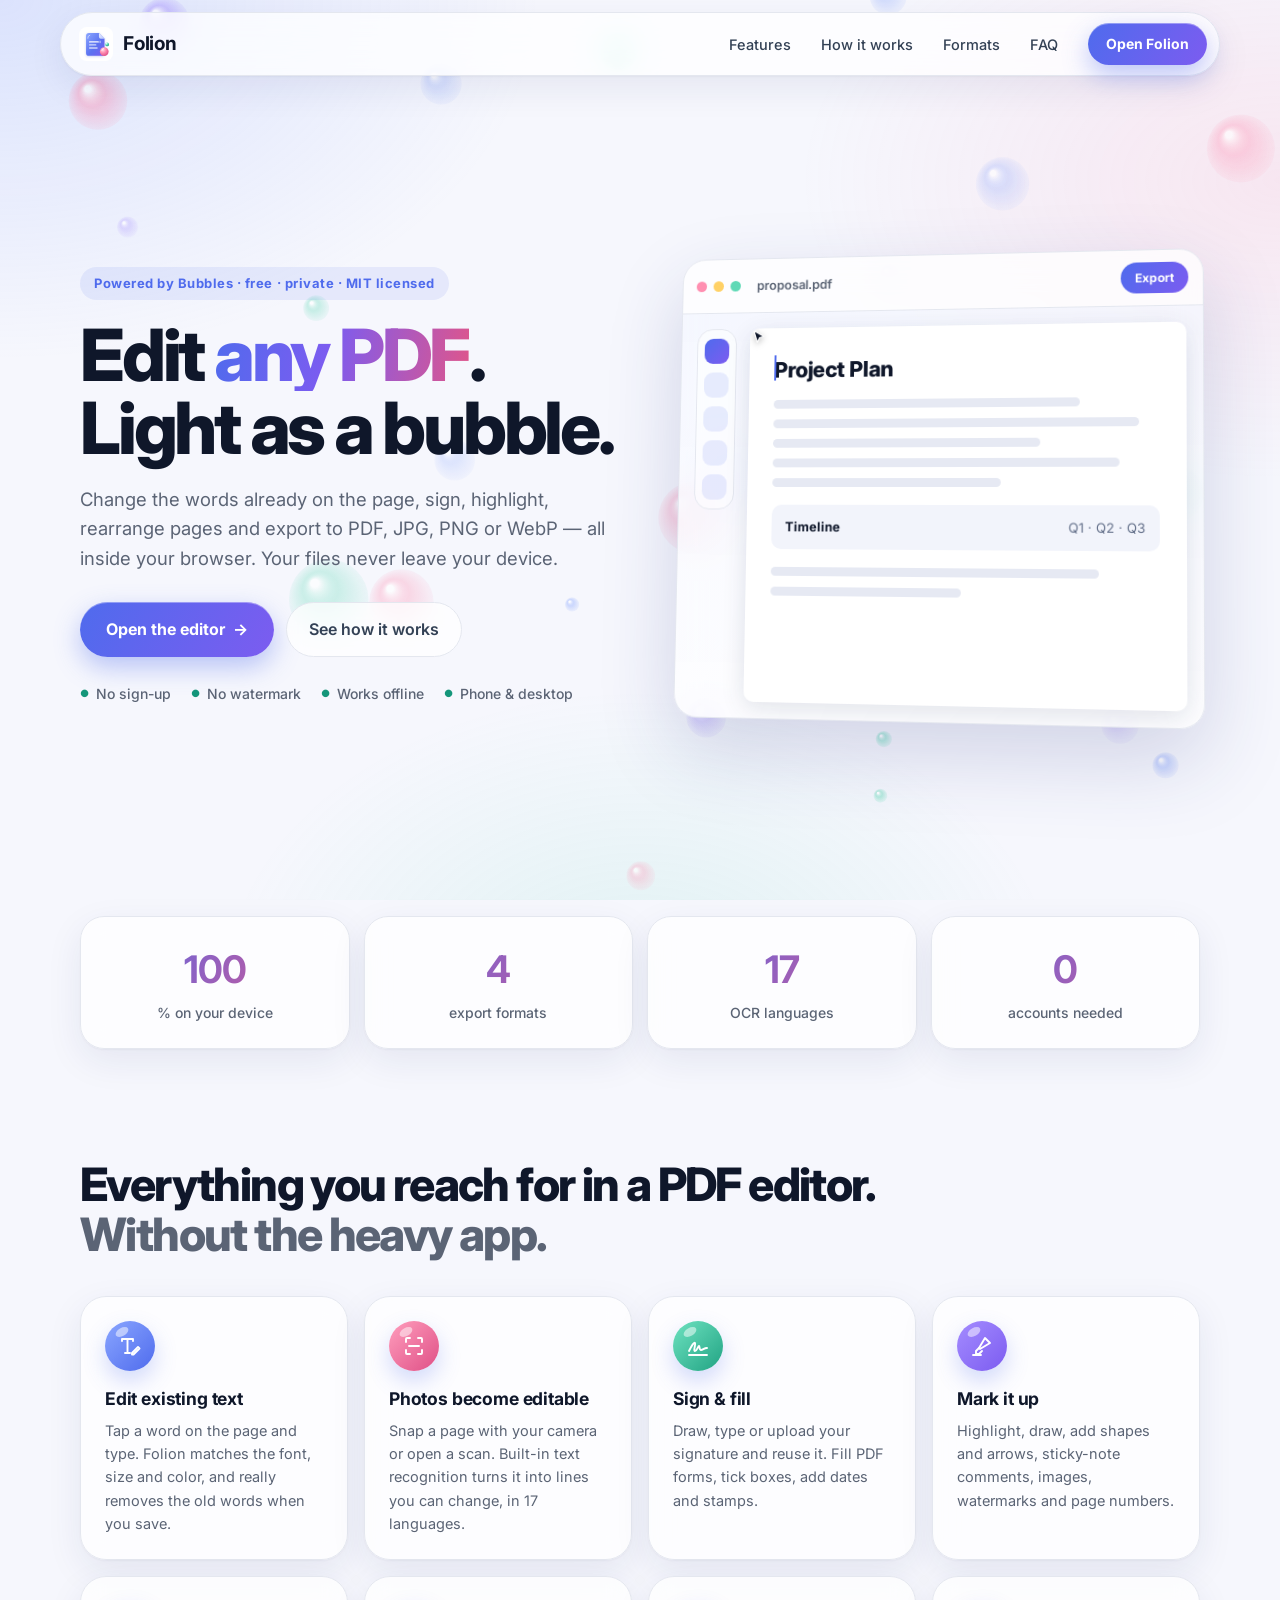
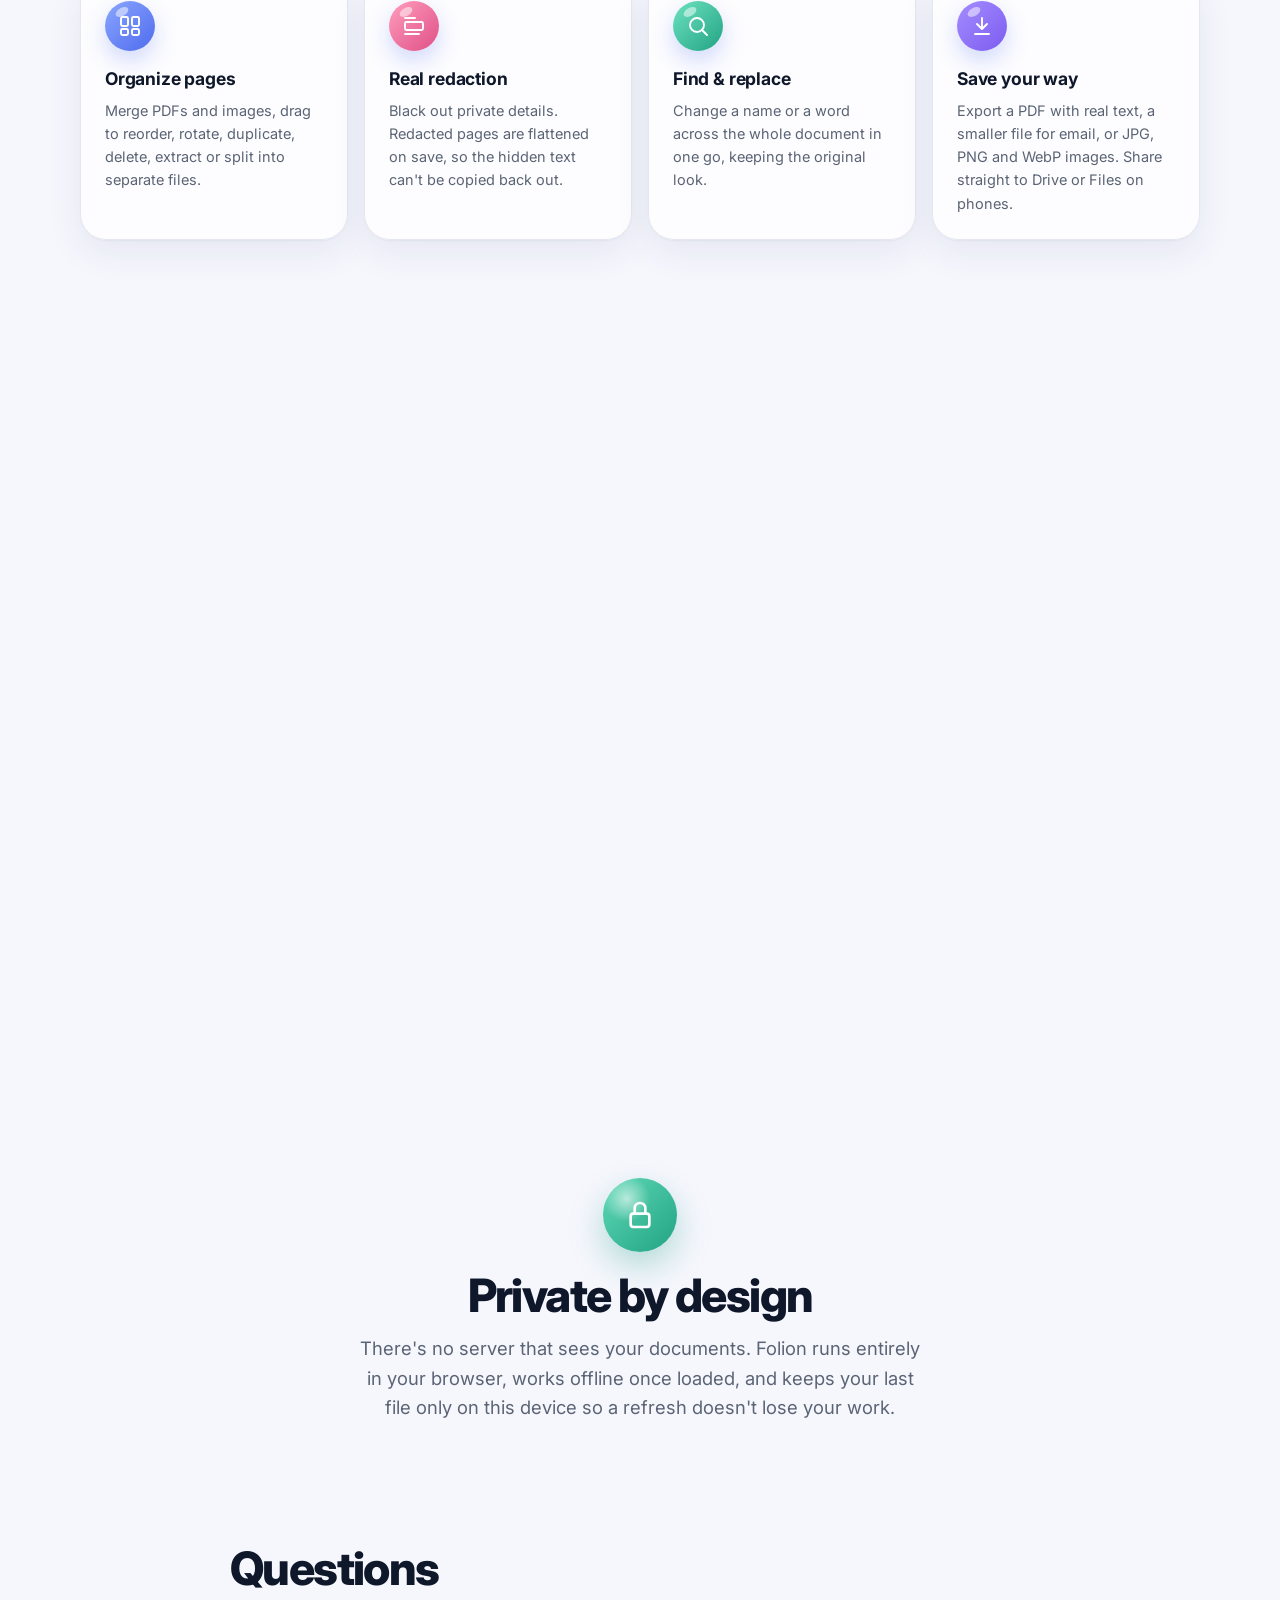
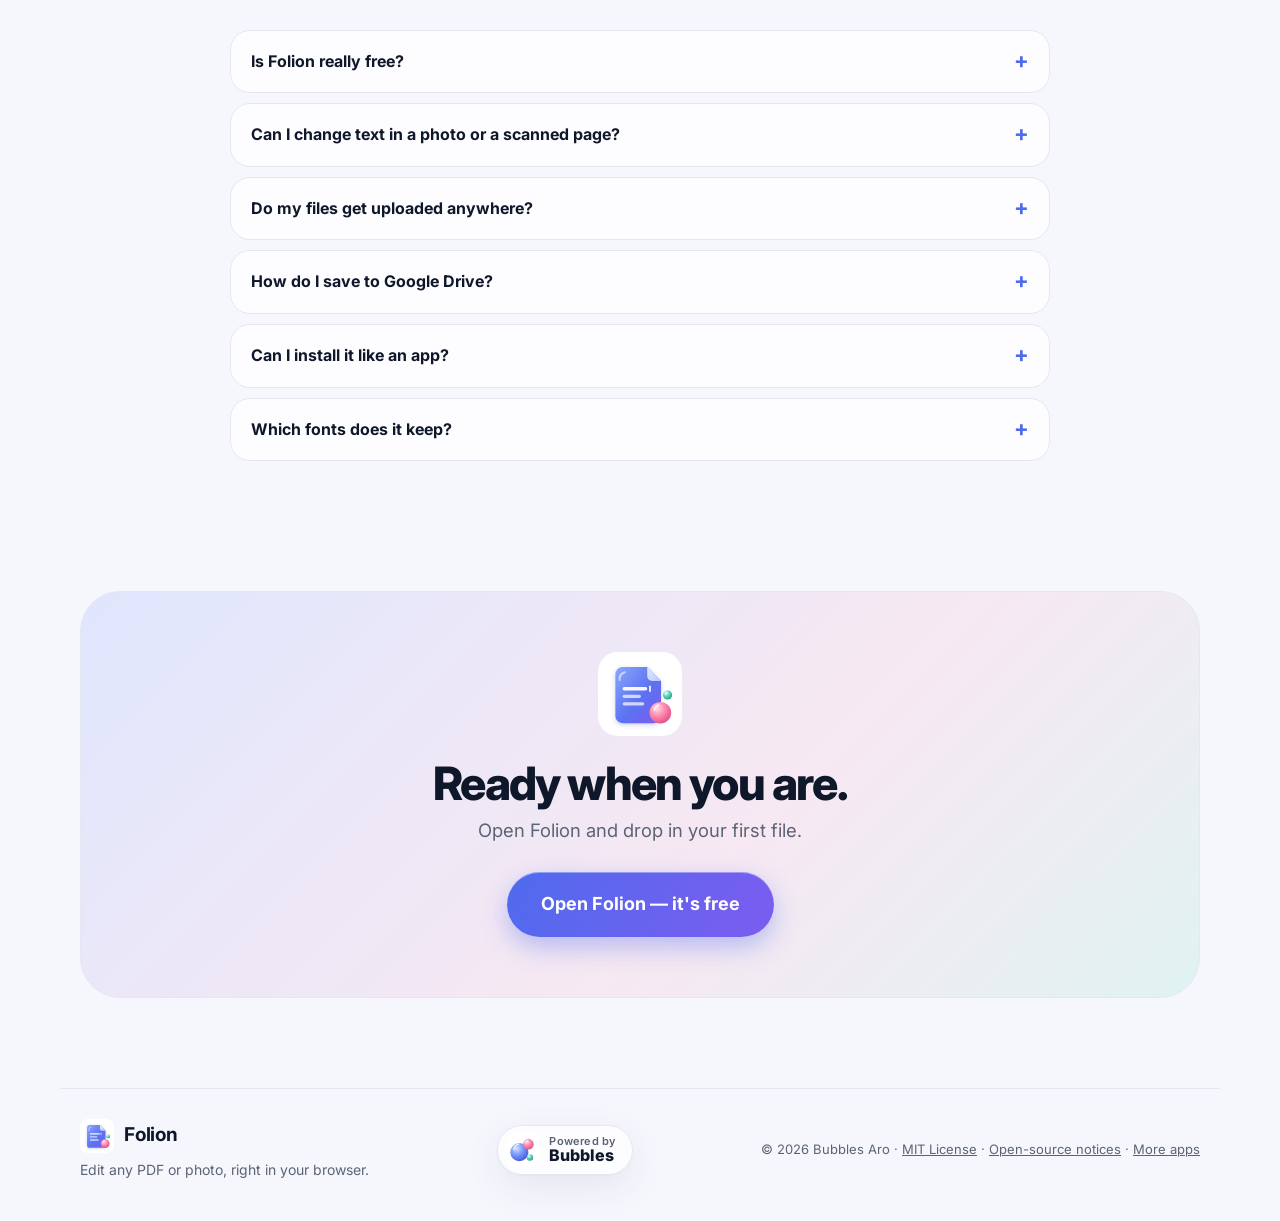
<file: index.html>
<!doctype html>
<html lang="en">
<head>
<meta charset="utf-8">
<meta name="viewport" content="width=device-width,initial-scale=1">
<title>Folion — edit any PDF or photo, free in your browser</title>
<meta name="description" content="Folion is a free, private PDF and image editor by Bubbles Aro. Change existing text, turn photos into editable text, sign, annotate, merge and split pages, and export to PDF, JPG, PNG or WebP. Nothing is uploaded.">
<link rel="canonical" href="https://bubbles.foo.ng/Folion/">
<meta property="og:title" content="Folion — edit any PDF or photo">
<meta property="og:description" content="Free, private, bubbly. Edit text, sign, mark up and export — right in your browser.">
<meta property="og:image" content="https://bubbles.foo.ng/Folion/img/folion-512.png">
<meta property="og:type" content="website">
<meta name="theme-color" content="#4f6bed">
<link rel="icon" href="img/folion.svg">
<link rel="apple-touch-icon" href="img/folion-180.png">
<link rel="preconnect" href="https://fonts.googleapis.com"><link rel="preconnect" href="https://fonts.gstatic.com" crossorigin>
<link href="https://fonts.googleapis.com/css2?family=Inter:wght@400;500;600;700;800&display=swap" rel="stylesheet">
<link rel="stylesheet" href="site.css?v=6b31d2b">
<script type="application/ld+json">{"@context":"https://schema.org","@type":"WebApplication","name":"Folion","url":"https://bubbles.foo.ng/Folion/","applicationCategory":"BusinessApplication","operatingSystem":"Any (web browser)","offers":{"@type":"Offer","price":"0","priceCurrency":"USD"},"author":{"@type":"Person","name":"Abhiram Upadrashta"},"isPartOf":{"@type":"WebSite","name":"Bubbles Aro","url":"https://bubbles.foo.ng/"}}</script>
</head>
<body>
<div class="sky" aria-hidden="true"><canvas id="bubbles"></canvas></div>

<header class="nav" id="nav">
  <a class="brand" href="./"><img src="img/folion.svg" alt=""><b>Folion</b></a>
  <nav class="links"><a href="#features">Features</a><a href="#how">How it works</a><a href="#formats">Formats</a><a href="#faq">FAQ</a></nav>
  <a class="cta sm" href="app/">Open Folion</a>
</header>

<main>
<section class="hero">
  <div class="hero-copy">
    <span class="kicker rv">Powered by Bubbles · free · private · MIT licensed</span>
    <h1 class="rv">Edit <span class="grad" id="morph">any PDF</span>.<br>Light as a bubble.</h1>
    <p class="lead rv">Change the words already on the page, sign, highlight, rearrange pages and export to PDF, JPG, PNG or WebP — all inside your browser. Your files never leave your device.</p>
    <div class="hero-cta rv">
      <a class="cta" href="app/">Open the editor <span aria-hidden="true">→</span></a>
      <a class="ghost" href="#how">See how it works</a>
    </div>
    <ul class="trust rv"><li>No sign-up</li><li>No watermark</li><li>Works offline</li><li>Phone &amp; desktop</li></ul>
  </div>

  <!-- animated product demo -->
  <div class="demo rv" aria-label="Folion editing a document">
    <div class="win">
      <div class="win-bar"><i></i><i></i><i></i><span>proposal.pdf</span><b class="exp">Export</b></div>
      <div class="win-body">
        <div class="mini-rail"><span class="on"></span><span></span><span></span><span></span><span></span></div>
        <div class="paper">
          <div class="p-title"><span class="old">Project Plan</span><span class="new">Project Proposal</span><i class="caret"></i></div>
          <div class="p-line w80"></div><div class="p-line w95"></div><div class="p-line w70 hl"><em></em></div>
          <div class="p-line w90"></div><div class="p-line w60"></div>
          <div class="p-box"><b>Timeline</b><span>Q1 · Q2 · Q3</span></div>
          <div class="p-line w85"></div><div class="p-line w50"></div>
          <svg class="sig" viewBox="0 0 220 70"><path d="M8 48c16-30 28-40 30-30s-12 40 0 34 16-30 22-28-4 22 6 20 12-14 18-14 0 12 8 12 14-10 24-10c10 0 6 8 16 8s20-6 30-12M130 30c20 4 50 2 80-8"/></svg>
          <div class="stamp">APPROVED</div>
          <div class="cursor"></div>
        </div>
      </div>
    </div>
    <div class="float f1"><span>✓</span>Text edited</div>
    <div class="float f2"><span>✍</span>Signed</div>
    <div class="float f3"><span>⇩</span>Saved as PDF</div>
  </div>
</section>

<section class="strip rv" aria-label="Highlights">
  <div><b data-count="100">100</b><span>% on your device</span></div>
  <div><b data-count="4">4</b><span>export formats</span></div>
  <div><b data-count="17">17</b><span>OCR languages</span></div>
  <div><b>0</b><span>accounts needed</span></div>
</section>

<section id="features" class="sec">
  <h2 class="rv">Everything you reach for in a PDF editor.<br><span class="muted">Without the heavy app.</span></h2>
  <div class="grid">
    <article class="card rv"><div class="ic c1"><svg viewBox="0 0 24 24"><path d="M4 7V5h11v2M9.5 5v14M7 19h5"/><path d="M14 19l6-6 1.5 1.5-6 6H14z"/></svg></div><h3>Edit existing text</h3><p>Tap a word on the page and type. Folion matches the font, size and color, and really removes the old words when you save.</p></article>
    <article class="card rv"><div class="ic c2"><svg viewBox="0 0 24 24"><path d="M4 8V5a1 1 0 0 1 1-1h3M16 4h3a1 1 0 0 1 1 1v3M20 16v3a1 1 0 0 1-1 1h-3M8 20H5a1 1 0 0 1-1-1v-3M7 12h10"/></svg></div><h3>Photos become editable</h3><p>Snap a page with your camera or open a scan. Built-in text recognition turns it into lines you can change, in 17 languages.</p></article>
    <article class="card rv"><div class="ic c3"><svg viewBox="0 0 24 24"><path d="M3 17c3-6 5-9 6-8s-2 8 0 8 3-5 4-5 0 4 2 4 3-2 6-2"/><path d="M3 21h18"/></svg></div><h3>Sign &amp; fill</h3><p>Draw, type or upload your signature and reuse it. Fill PDF forms, tick boxes, add dates and stamps.</p></article>
    <article class="card rv"><div class="ic c4"><svg viewBox="0 0 24 24"><path d="M9 14l-3 3v3h3l3-3"/><path d="M9 14l6-10 5 5-10 6"/><path d="M3 21h8"/></svg></div><h3>Mark it up</h3><p>Highlight, draw, add shapes and arrows, sticky-note comments, images, watermarks and page numbers.</p></article>
    <article class="card rv"><div class="ic c5"><svg viewBox="0 0 24 24"><rect x="3" y="3" width="7" height="9" rx="1.5"/><rect x="14" y="3" width="7" height="9" rx="1.5"/><rect x="3" y="15" width="7" height="6" rx="1.5"/><rect x="14" y="15" width="7" height="6" rx="1.5"/></svg></div><h3>Organize pages</h3><p>Merge PDFs and images, drag to reorder, rotate, duplicate, delete, extract or split into separate files.</p></article>
    <article class="card rv"><div class="ic c6"><svg viewBox="0 0 24 24"><rect x="3" y="8" width="18" height="8" rx="1.5"/><path d="M3 4h10M3 20h14"/></svg></div><h3>Real redaction</h3><p>Black out private details. Redacted pages are flattened on save, so the hidden text can't be copied back out.</p></article>
    <article class="card rv"><div class="ic c7"><svg viewBox="0 0 24 24"><circle cx="11" cy="11" r="7"/><path d="M21 21l-5-5"/></svg></div><h3>Find &amp; replace</h3><p>Change a name or a word across the whole document in one go, keeping the original look.</p></article>
    <article class="card rv"><div class="ic c8"><svg viewBox="0 0 24 24"><path d="M12 4v11M7 10l5 5 5-5M5 20h14"/></svg></div><h3>Save your way</h3><p>Export a PDF with real text, a smaller file for email, or JPG, PNG and WebP images. Share straight to Drive or Files on phones.</p></article>
  </div>
</section>

<section id="how" class="sec how">
  <h2 class="rv">Three taps. That's it.</h2>
  <ol class="steps">
    <li class="rv"><span class="num">1</span><h3>Drop in a file</h3><p>A PDF, a photo of a page, or a scan. Or start from a blank page.</p></li>
    <li class="rv"><span class="num">2</span><h3>Make your changes</h3><p>Pick a tool from the bubble bar: edit text, sign, highlight, add pages.</p></li>
    <li class="rv"><span class="num">3</span><h3>Save it</h3><p>Download as PDF or image, or share it to Google Drive, Files or any app.</p></li>
  </ol>
</section>

<section id="formats" class="sec formats">
  <div class="rv fcol">
    <h2>Opens what you have.<br><span class="muted">Saves what you need.</span></h2>
    <p class="lead">Folion reads PDFs (including password-protected ones you can unlock) and photos in JPG, PNG, WebP, GIF, BMP and AVIF. It saves PDF, JPG, PNG and WebP at the resolution you choose.</p>
  </div>
  <div class="chips rv">
    <span class="in">PDF</span><span class="in">JPG</span><span class="in">PNG</span><span class="in">WebP</span><span class="in">GIF</span><span class="in">BMP</span><span class="in">AVIF</span>
    <span class="arrow">→</span>
    <span class="out">PDF</span><span class="out">JPG</span><span class="out">PNG</span><span class="out">WebP</span><span class="out">ZIP</span>
  </div>
</section>

<section class="sec privacy rv">
  <div class="lock"><svg viewBox="0 0 24 24"><rect x="5" y="11" width="14" height="10" rx="2"/><path d="M8 11V7a4 4 0 0 1 8 0v4"/></svg></div>
  <h2>Private by design</h2>
  <p class="lead">There's no server that sees your documents. Folion runs entirely in your browser, works offline once loaded, and keeps your last file only on this device so a refresh doesn't lose your work.</p>
</section>

<section id="faq" class="sec faq">
  <h2 class="rv">Questions</h2>
  <details class="rv"><summary>Is Folion really free?</summary><p>Yes. No trial, no watermark, no account. It's one of the small apps from Bubbles Aro.</p></details>
  <details class="rv"><summary>Can I change text in a photo or a scanned page?</summary><p>Yes. Choose <b>Edit text → Make text editable</b>. Folion reads the words on the page, then you tap a line to change it. Clear, well-lit photos work best.</p></details>
  <details class="rv"><summary>Do my files get uploaded anywhere?</summary><p>No. Everything happens on your device. The only download is the text-reading engine the first time you use it.</p></details>
  <details class="rv"><summary>How do I save to Google Drive?</summary><p>On a phone, tap <b>Export → Share / Save to Drive</b> and pick Drive. On a computer, download the file and drop it into Drive.</p></details>
  <details class="rv"><summary>Can I install it like an app?</summary><p>Yes. In Chrome or Edge use <b>Install app</b> from the address bar; on iPhone use <b>Share → Add to Home Screen</b>. It then opens full screen and works offline.</p></details>
  <details class="rv"><summary>Which fonts does it keep?</summary><p>Folion picks the closest match (sans, serif or mono, bold and italic) and keeps the size and color. Text in standard fonts stays real, searchable text in the PDF.</p></details>
</section>

<section class="sec final rv">
  <div class="final-in">
    <img src="img/folion.svg" alt="" class="final-logo">
    <h2>Ready when you are.</h2>
    <p class="lead">Open Folion and drop in your first file.</p>
    <a class="cta big" href="app/">Open Folion — it's free</a>
  </div>
</section>
</main>

<footer class="foot">
  <div><a class="brand" href="./"><img src="img/folion.svg" alt=""><b>Folion</b></a><p class="muted">Edit any PDF or photo, right in your browser.</p></div>
  <a class="pby" href="../" title="Bubbles Aro — more apps"><img src="img/bubbles.svg" alt=""><span><small>Powered by</small><b>Bubbles</b></span></a>
  <div class="muted small">© <span id="yr"></span> Bubbles Aro · <a href="LICENSE.txt">MIT License</a> · <a href="THIRD_PARTY_NOTICES.md">Open-source notices</a> · <a href="../">More apps</a></div>
</footer>
<script src="site.js?v=6b31d2b"></script>
</body>
</html>
</file>
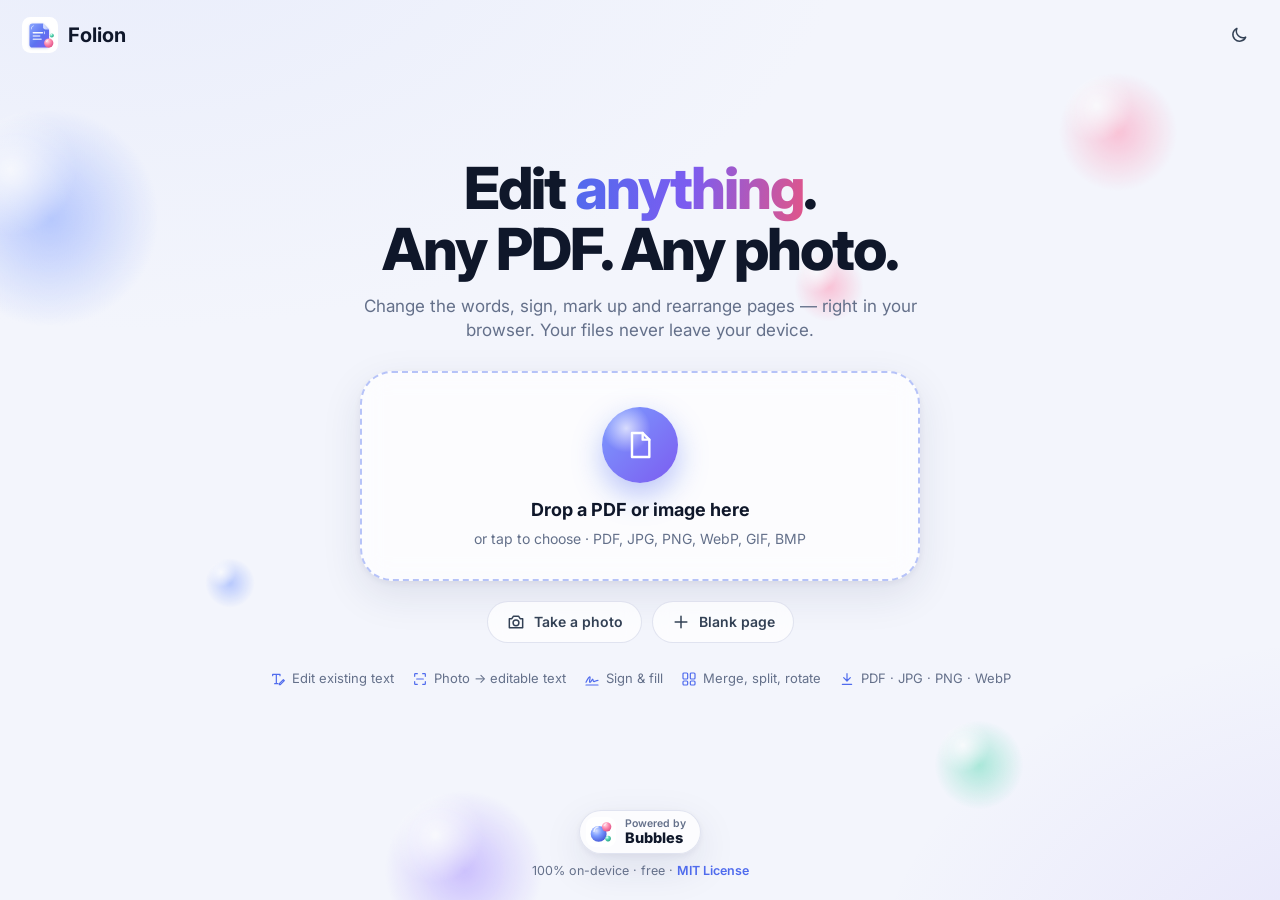
<file: app/index.html>
<!doctype html>
<html lang="en">
<head>
<meta charset="utf-8">
<meta name="viewport" content="width=device-width,initial-scale=1,viewport-fit=cover">
<title>Folion — edit any PDF or photo</title>
<meta name="description" content="Folion is a free, private PDF and image editor that runs in your browser. Edit text, sign, annotate, organize pages and export to PDF, JPG, PNG or WebP.">
<meta name="theme-color" content="#4f6bed">
<link rel="icon" href="../img/folion.svg">
<link rel="apple-touch-icon" href="../img/folion-180.png">
<link rel="manifest" href="manifest.webmanifest">
<link rel="preconnect" href="https://fonts.googleapis.com">
<link rel="preconnect" href="https://fonts.gstatic.com" crossorigin>
<link href="https://fonts.googleapis.com/css2?family=Inter:wght@400;500;600;700;800&family=Caveat:wght@600&family=Dancing+Script:wght@600&family=Great+Vibes&family=Sacramento&family=Allura&family=Mr+Dafoe&family=Homemade+Apple&family=Merriweather:wght@400;700&family=Roboto+Mono:wght@400;700&display=swap" rel="stylesheet">
<link rel="stylesheet" href="app.css?v=6b31d2b">
</head>
<body>
<svg width="0" height="0" style="position:absolute" aria-hidden="true">
  <defs>
    <linearGradient id="fg" x1="0" y1="0" x2="1" y2="1"><stop offset="0" stop-color="#6f8cff"/><stop offset="1" stop-color="#7c5cf0"/></linearGradient>
  </defs>
  <symbol id="i-select" viewBox="0 0 24 24"><path d="M5 3l14 8-6 1.6L10 19z"/></symbol>
  <symbol id="i-edit" viewBox="0 0 24 24"><path d="M4 7V5h11v2M9.5 5v14M7 19h5"/><path d="M14 19l6-6 1.5 1.5-6 6H14z"/></symbol>
  <symbol id="i-text" viewBox="0 0 24 24"><path d="M5 6V4h14v2M12 4v16M9 20h6"/></symbol>
  <symbol id="i-pen" viewBox="0 0 24 24"><path d="M4 20l1-4L16 5l3 3L8 19z"/><path d="M14 7l3 3"/></symbol>
  <symbol id="i-hl" viewBox="0 0 24 24"><path d="M9 14l-3 3v3h3l3-3"/><path d="M9 14l6-10 5 5-10 6"/><path d="M3 21h8"/></symbol>
  <symbol id="i-shape" viewBox="0 0 24 24"><rect x="3" y="11" width="9" height="9" rx="1.5"/><circle cx="16" cy="8" r="5"/></symbol>
  <symbol id="i-rect" viewBox="0 0 24 24"><rect x="4" y="5" width="16" height="14" rx="2"/></symbol>
  <symbol id="i-ellipse" viewBox="0 0 24 24"><ellipse cx="12" cy="12" rx="9" ry="7"/></symbol>
  <symbol id="i-line" viewBox="0 0 24 24"><path d="M5 19L19 5"/></symbol>
  <symbol id="i-arrow" viewBox="0 0 24 24"><path d="M5 19L19 5M10 5h9v9"/></symbol>
  <symbol id="i-white" viewBox="0 0 24 24"><path d="M7 21h12M5.5 14.5l7-11 7 4.5-7 11H8z"/><path d="M9 9l6.5 4"/></symbol>
  <symbol id="i-redact" viewBox="0 0 24 24"><rect x="3" y="8" width="18" height="8" rx="1.5" fill="currentColor"/><path d="M3 4h10M3 20h14"/></symbol>
  <symbol id="i-image" viewBox="0 0 24 24"><rect x="3" y="4" width="18" height="16" rx="2.5"/><circle cx="9" cy="10" r="2"/><path d="M21 16l-5-5-9 9"/></symbol>
  <symbol id="i-sign" viewBox="0 0 24 24"><path d="M3 17c3-6 5-9 6-8s-2 8 0 8 3-5 4-5 0 4 2 4 3-2 6-2"/><path d="M3 21h18"/></symbol>
  <symbol id="i-note" viewBox="0 0 24 24"><path d="M4 4h16v12l-5 5H4z"/><path d="M15 21v-5h5M8 9h8M8 13h5"/></symbol>
  <symbol id="i-stamp" viewBox="0 0 24 24"><path d="M9 4h6l-1 7h3a2 2 0 0 1 2 2v3H5v-3a2 2 0 0 1 2-2h3z"/><path d="M5 20h14"/></symbol>
  <symbol id="i-check" viewBox="0 0 24 24"><path d="M4 12l5 5L20 6"/></symbol>
  <symbol id="i-x" viewBox="0 0 24 24"><path d="M6 6l12 12M18 6L6 18"/></symbol>
  <symbol id="i-undo" viewBox="0 0 24 24"><path d="M9 14L4 9l5-5"/><path d="M4 9h10a6 6 0 0 1 0 12h-3"/></symbol>
  <symbol id="i-redo" viewBox="0 0 24 24"><path d="M15 14l5-5-5-5"/><path d="M20 9H10a6 6 0 0 0 0 12h3"/></symbol>
  <symbol id="i-zin" viewBox="0 0 24 24"><circle cx="11" cy="11" r="7"/><path d="M21 21l-5-5M11 8v6M8 11h6"/></symbol>
  <symbol id="i-zout" viewBox="0 0 24 24"><circle cx="11" cy="11" r="7"/><path d="M21 21l-5-5M8 11h6"/></symbol>
  <symbol id="i-pages" viewBox="0 0 24 24"><rect x="3" y="3" width="7" height="9" rx="1.5"/><rect x="14" y="3" width="7" height="9" rx="1.5"/><rect x="3" y="15" width="7" height="6" rx="1.5"/><rect x="14" y="15" width="7" height="6" rx="1.5"/></symbol>
  <symbol id="i-down" viewBox="0 0 24 24"><path d="M12 4v11M7 10l5 5 5-5M5 20h14"/></symbol>
  <symbol id="i-share" viewBox="0 0 24 24"><circle cx="18" cy="5" r="2.5"/><circle cx="6" cy="12" r="2.5"/><circle cx="18" cy="19" r="2.5"/><path d="M8.2 10.8l7.6-4.5M8.2 13.2l7.6 4.5"/></symbol>
  <symbol id="i-more" viewBox="0 0 24 24"><circle cx="5" cy="12" r="1.6" fill="currentColor"/><circle cx="12" cy="12" r="1.6" fill="currentColor"/><circle cx="19" cy="12" r="1.6" fill="currentColor"/></symbol>
  <symbol id="i-trash" viewBox="0 0 24 24"><path d="M4 7h16M10 11v6M14 11v6M6 7l1 13h10l1-13M9 7V4h6v3"/></symbol>
  <symbol id="i-copy" viewBox="0 0 24 24"><rect x="8" y="8" width="12" height="12" rx="2"/><path d="M16 8V5a1 1 0 0 0-1-1H5a1 1 0 0 0-1 1v10a1 1 0 0 0 1 1h3"/></symbol>
  <symbol id="i-rot" viewBox="0 0 24 24"><path d="M20 11a8 8 0 1 1-2.3-5.7L20 8"/><path d="M20 3v5h-5"/></symbol>
  <symbol id="i-plus" viewBox="0 0 24 24"><path d="M12 5v14M5 12h14"/></symbol>
  <symbol id="i-open" viewBox="0 0 24 24"><path d="M3 7a2 2 0 0 1 2-2h4l2 2h8a2 2 0 0 1 2 2v9a2 2 0 0 1-2 2H5a2 2 0 0 1-2-2z"/></symbol>
  <symbol id="i-cam" viewBox="0 0 24 24"><path d="M4 8h3l2-3h6l2 3h3v11H4z"/><circle cx="12" cy="13" r="3.5"/></symbol>
  <symbol id="i-search" viewBox="0 0 24 24"><circle cx="11" cy="11" r="7"/><path d="M21 21l-5-5"/></symbol>
  <symbol id="i-scan" viewBox="0 0 24 24"><path d="M4 8V5a1 1 0 0 1 1-1h3M16 4h3a1 1 0 0 1 1 1v3M20 16v3a1 1 0 0 1-1 1h-3M8 20H5a1 1 0 0 1-1-1v-3M7 12h10"/></symbol>
  <symbol id="i-moon" viewBox="0 0 24 24"><path d="M20 14.5A8 8 0 0 1 9.5 4a8 8 0 1 0 10.5 10.5z"/></symbol>
  <symbol id="i-sun" viewBox="0 0 24 24"><circle cx="12" cy="12" r="4"/><path d="M12 2v2M12 20v2M2 12h2M20 12h2M4.9 4.9l1.4 1.4M17.7 17.7l1.4 1.4M4.9 19.1l1.4-1.4M17.7 6.3l1.4-1.4"/></symbol>
  <symbol id="i-print" viewBox="0 0 24 24"><path d="M7 9V3h10v6M7 17H4v-7h16v7h-3M7 14h10v7H7z"/></symbol>
  <symbol id="i-home" viewBox="0 0 24 24"><path d="M3 11l9-7 9 7M5 9.5V20h5v-6h4v6h5V9.5"/></symbol>
  <symbol id="i-lock" viewBox="0 0 24 24"><rect x="5" y="11" width="14" height="10" rx="2"/><path d="M8 11V7a4 4 0 0 1 8 0v4"/></symbol>
  <symbol id="i-front" viewBox="0 0 24 24"><rect x="8" y="8" width="12" height="12" rx="2" fill="currentColor" opacity=".25"/><rect x="4" y="4" width="12" height="12" rx="2"/></symbol>
  <symbol id="i-back" viewBox="0 0 24 24"><rect x="4" y="4" width="12" height="12" rx="2" fill="currentColor" opacity=".25"/><rect x="8" y="8" width="12" height="12" rx="2"/></symbol>
  <symbol id="i-wand" viewBox="0 0 24 24"><path d="M4 20L16 8M14 4l1 2 2 1-2 1-1 2-1-2-2-1 2-1zM19 11l.7 1.3 1.3.7-1.3.7L19 15l-.7-1.3L17 13l1.3-.7z"/></symbol>
  <symbol id="i-form" viewBox="0 0 24 24"><rect x="3" y="4" width="18" height="16" rx="2"/><path d="M7 9h4M7 14h10M14 9h3"/></symbol>
  <symbol id="i-water" viewBox="0 0 24 24"><path d="M12 3s6 6.5 6 11a6 6 0 0 1-12 0c0-4.5 6-11 6-11z"/></symbol>
  <symbol id="i-hash" viewBox="0 0 24 24"><path d="M9 4L7 20M17 4l-2 16M4 9h16M3 15h16"/></symbol>
  <symbol id="i-crop" viewBox="0 0 24 24"><path d="M6 2v16h16M2 6h16v16"/></symbol>
  <symbol id="i-compress" viewBox="0 0 24 24"><path d="M4 14h6v6M20 10h-6V4M14 10l7-7M3 21l7-7"/></symbol>
  <symbol id="i-split" viewBox="0 0 24 24"><path d="M6 3v6a6 6 0 0 0 6 6 6 6 0 0 1 6 6M18 3v6a6 6 0 0 1-3.5 5.5"/></symbol>
  <symbol id="i-merge" viewBox="0 0 24 24"><path d="M6 3v4a6 6 0 0 0 6 6 6 6 0 0 1 6 6v2M18 3v4a6 6 0 0 1-3 5.2M12 13v8"/></symbol>
  <symbol id="i-cal" viewBox="0 0 24 24"><rect x="3" y="5" width="18" height="16" rx="2"/><path d="M3 10h18M8 3v4M16 3v4"/></symbol>
  <symbol id="i-dot" viewBox="0 0 24 24"><circle cx="12" cy="12" r="4" fill="currentColor"/></symbol>
  <symbol id="i-flat" viewBox="0 0 24 24"><path d="M12 3l9 5-9 5-9-5z"/><path d="M3 13l9 5 9-5"/></symbol>
  <symbol id="i-bold" viewBox="0 0 24 24"><path d="M7 4h6a4 4 0 0 1 0 8H7zM7 12h7a4 4 0 0 1 0 8H7z"/></symbol>
  <symbol id="i-italic" viewBox="0 0 24 24"><path d="M10 4h8M6 20h8M14 4l-4 16"/></symbol>
  <symbol id="i-under" viewBox="0 0 24 24"><path d="M7 4v7a5 5 0 0 0 10 0V4M5 21h14"/></symbol>
  <symbol id="i-left" viewBox="0 0 24 24"><path d="M4 6h16M4 10h10M4 14h16M4 18h10"/></symbol>
  <symbol id="i-center" viewBox="0 0 24 24"><path d="M4 6h16M7 10h10M4 14h16M7 18h10"/></symbol>
  <symbol id="i-right" viewBox="0 0 24 24"><path d="M4 6h16M10 10h10M4 14h16M10 18h10"/></symbol>
  <symbol id="i-file" viewBox="0 0 24 24"><path d="M6 3h8l5 5v13H6z"/><path d="M14 3v5h5"/></symbol>
  <symbol id="i-help" viewBox="0 0 24 24"><circle cx="12" cy="12" r="9"/><path d="M9.5 9.5a2.5 2.5 0 1 1 3.5 2.3c-.7.3-1 .9-1 1.7M12 17h.01"/></symbol>
</svg>

<!-- floating bubbles behind everything -->
<div class="bub-bg" aria-hidden="true"><i></i><i></i><i></i><i></i><i></i><i></i></div>

<!-- ============ HOME ============ -->
<section id="home" class="home">
  <header class="home-top">
    <a class="brand" href="../"><img src="../img/folion.svg" alt=""><b>Folion</b></a>
    <div class="grow"></div>
    <button class="ibtn" id="themeBtn2" title="Light / dark"><svg><use href="#i-moon"/></svg></button>
  </header>
  <div class="home-main">
    <h1>Edit <span class="grad">anything</span>.<br>Any PDF. Any photo.</h1>
    <p class="lead">Change the words, sign, mark up and rearrange pages — right in your browser. Your files never leave your device.</p>
    <label class="drop" id="drop">
      <input type="file" id="fileIn" accept="application/pdf,image/*,.pdf" multiple hidden>
      <div class="drop-bubble"><svg><use href="#i-file"/></svg></div>
      <strong>Drop a PDF or image here</strong>
      <span>or tap to choose · PDF, JPG, PNG, WebP, GIF, BMP</span>
    </label>
    <div class="home-acts">
      <label class="pill"><input type="file" id="camIn" accept="image/*" capture="environment" hidden><svg><use href="#i-cam"/></svg>Take a photo</label>
      <button class="pill" id="blankBtn"><svg><use href="#i-plus"/></svg>Blank page</button>
      <button class="pill hidden" id="resumeBtn"><svg><use href="#i-undo"/></svg><span>Continue last file</span></button>
    </div>
    <div class="feat-row">
      <span><svg><use href="#i-edit"/></svg>Edit existing text</span>
      <span><svg><use href="#i-scan"/></svg>Photo → editable text</span>
      <span><svg><use href="#i-sign"/></svg>Sign & fill</span>
      <span><svg><use href="#i-pages"/></svg>Merge, split, rotate</span>
      <span><svg><use href="#i-down"/></svg>PDF · JPG · PNG · WebP</span>
    </div>
  </div>
  <footer class="home-foot"><a class="pby" href="../../" title="Bubbles Aro — more apps"><img src="../img/bubbles.svg" alt=""><span><small>Powered by</small><b>Bubbles</b></span></a><div>100% on-device · free · <a href="../LICENSE.txt">MIT License</a></div></footer>
</section>

<!-- ============ EDITOR ============ -->
<section id="editor" class="editor hidden">
  <header class="topbar glass">
    <button class="ibtn" id="homeBtn" title="Home"><img src="../img/folion.svg" alt="Folion" class="tlogo"></button>
    <input id="docName" class="docname" value="Untitled" spellcheck="false" aria-label="File name">
    <div class="grow"></div>
    <div class="tgroup">
      <button class="ibtn" id="undoBtn" title="Undo (Ctrl+Z)"><svg><use href="#i-undo"/></svg></button>
      <button class="ibtn" id="redoBtn" title="Redo (Ctrl+Shift+Z)"><svg><use href="#i-redo"/></svg></button>
    </div>
    <div class="tgroup zoomg">
      <button class="ibtn" id="zoutBtn" title="Zoom out"><svg><use href="#i-zout"/></svg></button>
      <button class="zlabel" id="zLabel" title="Fit width">100%</button>
      <button class="ibtn" id="zinBtn" title="Zoom in"><svg><use href="#i-zin"/></svg></button>
    </div>
    <button class="ibtn" id="pagesBtn" title="Pages"><svg><use href="#i-pages"/></svg></button>
    <button class="ibtn" id="toolsBtn" title="More tools"><svg><use href="#i-wand"/></svg></button>
    <button class="ibtn" id="themeBtn" title="Light / dark"><svg><use href="#i-moon"/></svg></button>
    <button class="btn-primary" id="exportBtn"><svg><use href="#i-down"/></svg><span>Export</span></button>
  </header>

  <nav class="rail glass" id="rail" aria-label="Tools">
    <button data-tool="select" class="on" title="Select & move (V)"><svg><use href="#i-select"/></svg><span>Select</span></button>
    <button data-tool="edit" title="Edit existing text (E)"><svg><use href="#i-edit"/></svg><span>Edit text</span></button>
    <button data-tool="text" title="Add text (T)"><svg><use href="#i-text"/></svg><span>Text</span></button>
    <button data-tool="pen" title="Draw (P)"><svg><use href="#i-pen"/></svg><span>Draw</span></button>
    <button data-tool="hl" title="Highlight (H)"><svg><use href="#i-hl"/></svg><span>Highlight</span></button>
    <button data-tool="shape" title="Shapes (S)"><svg><use href="#i-shape"/></svg><span>Shapes</span></button>
    <button data-tool="white" title="Whiteout / erase (W)"><svg><use href="#i-white"/></svg><span>Erase</span></button>
    <button data-tool="redact" title="Redact (R)"><svg><use href="#i-redact"/></svg><span>Redact</span></button>
    <button data-tool="image" title="Add image (I)"><svg><use href="#i-image"/></svg><span>Image</span></button>
    <button data-tool="sign" title="Signature (G)"><svg><use href="#i-sign"/></svg><span>Sign</span></button>
    <button data-tool="note" title="Comment (N)"><svg><use href="#i-note"/></svg><span>Note</span></button>
    <button data-tool="stamp" title="Stamps & marks"><svg><use href="#i-stamp"/></svg><span>Stamp</span></button>
  </nav>

  <div class="ctx glass" id="ctx"></div>

  <aside class="side glass" id="side">
    <div class="side-head"><b>Pages</b><span id="pageCount" class="muted"></span><div class="grow"></div>
      <button class="ibtn sm" id="addPageBtn" title="Insert blank page"><svg><use href="#i-plus"/></svg></button>
      <label class="ibtn sm" title="Add pages from file"><input type="file" id="mergeIn" accept="application/pdf,image/*" multiple hidden><svg><use href="#i-merge"/></svg></label>
      <button class="ibtn sm" id="sideClose" title="Close"><svg><use href="#i-x"/></svg></button>
    </div>
    <div class="thumbs" id="thumbs"></div>
    <div class="side-foot muted">Drag to reorder · tap ✓ to select</div>
  </aside>

  <main class="viewer" id="viewer"><div class="pages" id="pages"></div></main>
  <div class="pagepill glass" id="pagePill">1 / 1</div>
</section>

<!-- ============ DIALOGS ============ -->
<div class="scrim hidden" id="scrim"></div>
<div class="sheet hidden" id="sheet" role="dialog" aria-modal="true"><div class="sheet-in" id="sheetIn"></div></div>
<div class="toast" id="toast"></div>
<div class="busy hidden" id="busy"><div class="busy-in"><div class="spin"><i></i><i></i><i></i></div><b id="busyText">Working…</b><div class="bar"><i id="busyBar"></i></div></div></div>

<input type="file" id="imgIn" accept="image/*" hidden>

<script src="vendor/pdf.min.js"></script>
<script src="vendor/pdf-lib.min.js"></script>
<script src="vendor/fabric.min.js"></script>
<script src="folion.js?v=6b31d2b"></script>
</body>
</html>
</file>
<file: site.css>
:root{--bg:#f6f7fd;--ink:#0f172a;--ink2:#334155;--muted:#5b6475;--line:#e4e7ef;--brand:#4f6bed;--brand2:#7c5cf0;--pink:#e0558a;--mint:#14967a;--card:rgba(255,255,255,.75);--shadow:0 1px 2px rgba(15,23,42,.04),0 12px 36px rgba(30,40,100,.08)}@media (prefers-color-scheme:dark){:root{--bg:#0b0f22;--ink:#eef1ff;--ink2:#c7cdea;--muted:#8d97bd;--line:rgba(170,185,255,.14);--card:rgba(22,28,58,.7);--shadow:0 12px 36px rgba(0,0,0,.35)}}*{box-sizing:border-box}html{scroll-behavior:smooth}body{margin:0;font:16px/1.6 Inter,system-ui,-apple-system,Segoe UI,sans-serif;color:var(--ink);background:var(--bg);-webkit-font-smoothing:antialiased;overflow-x:hidden}a{color:inherit}.muted{color:var(--muted)}.small{font-size:13px}.grad{background:linear-gradient(100deg,var(--brand),var(--brand2) 45%,var(--pink));-webkit-background-clip:text;background-clip:text;color:transparent}.sky{position:fixed;inset:0;z-index:-1;background:radial-gradient(900px 600px at 0% 0%,rgba(124,156,255,.22),transparent 60%),radial-gradient(800px 500px at 100% 20%,rgba(255,143,177,.16),transparent 60%),radial-gradient(700px 500px at 50% 110%,rgba(95,217,182,.14),transparent 60%)}.sky canvas{width:100%;height:100%;display:block}.nav{position:sticky;top:12px;z-index:10;display:flex;align-items:center;gap:18px;max-width:1160px;margin:12px auto 0;padding:10px 12px 10px 18px;border-radius:999px;background:var(--card);backdrop-filter:blur(16px) saturate(1.4);-webkit-backdrop-filter:blur(16px) saturate(1.4);border:1px solid var(--line);box-shadow:var(--shadow);transition:.3s}.nav.scrolled{box-shadow:0 10px 40px #1e286424}.brand{display:flex;align-items:center;gap:10px;text-decoration:none;font-size:19px;letter-spacing:-.01em}.brand img{width:34px;height:34px}.links{display:flex;gap:6px;margin-left:auto}.links a{text-decoration:none;color:var(--ink2);font-weight:500;font-size:14.5px;padding:8px 12px;border-radius:999px;transition:.2s}.links a:hover{background:#4f6bed1a;color:var(--brand)}.cta{display:inline-flex;align-items:center;gap:8px;text-decoration:none;color:#fff;font-weight:700;padding:14px 26px;border-radius:999px;background:linear-gradient(120deg,var(--brand),var(--brand2));box-shadow:0 10px 26px #4f6bed61,inset 0 1px #ffffff59;transition:.25s;position:relative;overflow:hidden}.cta:after{content:"";position:absolute;inset:0;background:linear-gradient(110deg,transparent 30%,rgba(255,255,255,.35) 50%,transparent 70%);transform:translate(-120%);animation:shine 4.5s ease-in-out infinite}@keyframes shine{0%,60%{transform:translate(-120%)}80%,to{transform:translate(120%)}}.cta:hover{transform:translateY(-2px);box-shadow:0 16px 36px #4f6bed80}.cta.sm{padding:10px 18px;font-size:14px}.cta.big{padding:18px 34px;font-size:18px}.ghost{display:inline-flex;align-items:center;text-decoration:none;font-weight:600;color:var(--ink2);padding:14px 22px;border-radius:999px;border:1px solid var(--line);background:var(--card);backdrop-filter:blur(10px);transition:.2s}.ghost:hover{color:var(--brand);border-color:#4f6bed66}main{max-width:1160px;margin:0 auto;padding:0 20px}.hero{display:grid;grid-template-columns:1.02fr 1fr;gap:48px;align-items:center;min-height:calc(100vh - 90px);padding:40px 0 30px}.kicker{display:inline-block;font-size:13px;font-weight:700;letter-spacing:.04em;color:var(--brand);background:#4f6bed1a;padding:6px 14px;border-radius:999px;margin-bottom:18px}h1{font-size:clamp(40px,6.2vw,72px);line-height:1.02;letter-spacing:-.045em;margin:0 0 20px;font-weight:800}#morph{display:inline-block;transition:opacity .35s,transform .35s,filter .35s}#morph.out{opacity:0;transform:translateY(12px) scale(.96);filter:blur(4px)}.lead{font-size:18.5px;color:var(--muted);margin:0 0 28px;max-width:560px}.hero-cta{display:flex;gap:12px;flex-wrap:wrap}.trust{display:flex;gap:8px 20px;flex-wrap:wrap;list-style:none;padding:0;margin:26px 0 0;color:var(--muted);font-size:14px;font-weight:500}.trust li:before{content:"\25cf";color:var(--mint);margin-right:7px;font-size:10px;vertical-align:2px}.demo{position:relative;perspective:1400px}.win{border-radius:24px;background:var(--card);border:1px solid var(--line);box-shadow:0 30px 80px #2832822e;backdrop-filter:blur(18px);overflow:hidden;transform:rotateY(-8deg) rotateX(4deg);transition:transform .6s;animation:hover 7s ease-in-out infinite}.demo:hover .win{transform:rotateY(0) rotateX(0)}@keyframes hover{0%,to{translate:0 0}50%{translate:0 -10px}}.win-bar{display:flex;align-items:center;gap:7px;padding:12px 14px;border-bottom:1px solid var(--line)}.win-bar i{width:11px;height:11px;border-radius:50%;background:#ff8fb1}.win-bar i:nth-child(2){background:#ffd166}.win-bar i:nth-child(3){background:#5fd9b6}.win-bar span{margin-left:10px;font-size:13px;font-weight:600;color:var(--muted)}.win-bar .exp{margin-left:auto;font-size:12px;color:#fff;background:linear-gradient(120deg,var(--brand),var(--brand2));padding:6px 14px;border-radius:999px;animation:expPulse 10s infinite}@keyframes expPulse{0%,78%,92%,to{transform:scale(1);box-shadow:none}84%{transform:scale(1.12);box-shadow:0 0 0 8px #4f6bed2e}}.win-body{display:flex;gap:14px;padding:16px;background:linear-gradient(180deg,rgba(124,156,255,.06),transparent)}.mini-rail{display:flex;flex-direction:column;gap:9px;padding:9px 7px;border-radius:16px;background:#ffffff8c;border:1px solid var(--line);height:fit-content}.mini-rail span{width:26px;height:26px;border-radius:9px;background:#4f6bed1f}.mini-rail span.on{background:linear-gradient(135deg,var(--brand),var(--brand2));animation:railTool 10s steps(1) infinite}@keyframes railTool{0%{transform:translateY(0)}25%{transform:translateY(35px)}45%{transform:translateY(70px)}62%{transform:translateY(105px)}78%{transform:translateY(0)}}.paper{position:relative;flex:1;background:#fff;border-radius:10px;box-shadow:0 6px 24px #141e461f;padding:26px 26px 30px;min-height:380px;color:#0f172a;overflow:hidden}.p-title{position:relative;font-weight:800;font-size:22px;letter-spacing:-.02em;height:32px;margin-bottom:16px;white-space:nowrap}.p-title .old,.p-title .new{position:absolute;left:0;top:0}.p-title .old{animation:oldT 10s infinite}.p-title .new{overflow:hidden;width:0;animation:newT 10s infinite;color:#1e3a8a}@keyframes oldT{0%,14%{opacity:1;background:transparent}15%,19%{opacity:1;background:#4f6bed40}20%,to{opacity:0}}@keyframes newT{0%,20%{width:0}32%,96%{width:210px}to{width:0}}.p-title .new{animation-timing-function:steps(16,end)}.caret{position:absolute;top:2px;width:2px;height:26px;background:var(--brand);animation:caretM 10s infinite,blink .7s steps(1) infinite}@keyframes caretM{0%,20%{left:128px;opacity:0}20.5%{left:0;opacity:1}32%{left:206px;opacity:1}38%,to{left:206px;opacity:0}}@keyframes blink{50%{background:transparent}}.p-line{height:9px;border-radius:9px;background:#e6e9f3;margin:11px 0;position:relative}.w50{width:50%}.w60{width:60%}.w70{width:70%}.w80{width:80%}.w85{width:85%}.w90{width:90%}.w95{width:95%}.p-line.hl em{position:absolute;left:-3px;top:-5px;bottom:-5px;width:0;border-radius:4px;background:#ffd400;opacity:.5;animation:hlS 10s infinite}@keyframes hlS{0%,36%{width:0}46%,96%{width:calc(100% + 6px)}to{width:0}}.p-box{display:flex;justify-content:space-between;margin:18px 0;padding:12px 14px;border-radius:10px;background:#f2f4fb;font-size:13px}.p-box span{color:#64708a}.sig{position:absolute;left:24px;bottom:22px;width:190px;height:60px;fill:none;stroke:#1d4ed8;stroke-width:3;stroke-linecap:round;stroke-linejoin:round;stroke-dasharray:640;stroke-dashoffset:640;animation:sigD 10s infinite}@keyframes sigD{0%,48%{stroke-dashoffset:640}64%,96%{stroke-dashoffset:0}to{stroke-dashoffset:640}}.stamp{position:absolute;right:26px;bottom:30px;font-weight:800;letter-spacing:.14em;font-size:13px;color:#14967a;border:2.5px solid #14967a;border-radius:8px;padding:6px 12px;transform:rotate(-9deg) scale(0);opacity:0;animation:stampP 10s infinite}@keyframes stampP{0%,66%{transform:rotate(-9deg) scale(2.2);opacity:0}70%{transform:rotate(-9deg) scale(.9);opacity:.95}72%,96%{transform:rotate(-9deg) scale(1);opacity:.9}to{opacity:0}}.cursor{position:absolute;width:18px;height:18px;left:0;top:0;background:no-repeat center/contain url("data:image/svg+xml,%3Csvg xmlns='http://www.w3.org/2000/svg' viewBox='0 0 24 24'%3E%3Cpath d='M5 3l14 8-6 1.6L10 19z' fill='%230f172a' stroke='white' stroke-width='1.5' stroke-linejoin='round'/%3E%3C/svg%3E");animation:cur 10s infinite;filter:drop-shadow(0 2px 3px rgba(0,0,0,.25))}@keyframes cur{0%{transform:translate(300px,300px)}12%,19%{transform:translate(110px,30px)}32%{transform:translate(220px,40px)}38%{transform:translate(40px,108px)}46%{transform:translate(260px,108px)}50%{transform:translate(40px,330px)}64%{transform:translate(210px,320px)}68%,72%{transform:translate(320px,330px)}84%{transform:translate(380px,-30px)}to{transform:translate(300px,300px)}}.float{position:absolute;display:flex;align-items:center;gap:8px;font-size:13.5px;font-weight:700;padding:10px 16px 10px 10px;border-radius:999px;background:var(--card);backdrop-filter:blur(14px);border:1px solid var(--line);box-shadow:var(--shadow);opacity:0;animation:pop 10s infinite}.float span{display:grid;place-items:center;width:26px;height:26px;border-radius:50%;color:#fff;font-size:13px}.f1{left:-28px;top:70px;animation-delay:0s}.f1 span{background:linear-gradient(135deg,#7c9cff,#4f6bed)}.f2{right:-20px;top:46%}.f2 span{background:linear-gradient(135deg,#ff8fb1,#df4f86)}.f3{left:22%;bottom:-18px}.f3 span{background:linear-gradient(135deg,#5fd9b6,#21a383)}.f1{animation-name:pop1}.f2{animation-name:pop2}.f3{animation-name:pop3}@keyframes pop1{0%,30%{opacity:0;transform:translateY(10px) scale(.9)}34%,94%{opacity:1;transform:none}to{opacity:0}}@keyframes pop2{0%,62%{opacity:0;transform:translateY(10px) scale(.9)}66%,94%{opacity:1;transform:none}to{opacity:0}}@keyframes pop3{0%,82%{opacity:0;transform:translateY(10px) scale(.9)}86%,94%{opacity:1;transform:none}to{opacity:0}}.strip{display:grid;grid-template-columns:repeat(4,1fr);gap:14px;margin:30px 0 20px}.strip div{text-align:center;padding:22px 10px;border-radius:24px;background:var(--card);border:1px solid var(--line);box-shadow:var(--shadow);backdrop-filter:blur(12px)}.strip b{display:block;font-size:38px;letter-spacing:-.03em;background:linear-gradient(120deg,var(--brand),var(--pink));-webkit-background-clip:text;background-clip:text;color:transparent}.strip span{color:var(--muted);font-weight:500;font-size:14px}.sec{padding:90px 0 30px}h2{font-size:clamp(30px,4.2vw,46px);line-height:1.1;letter-spacing:-.035em;margin:0 0 36px;font-weight:800}.grid{display:grid;grid-template-columns:repeat(4,1fr);gap:16px}.card{padding:24px;border-radius:26px;background:var(--card);border:1px solid var(--line);box-shadow:var(--shadow);backdrop-filter:blur(12px);transition:transform .35s cubic-bezier(.2,1.2,.4,1),box-shadow .35s}.card:hover{transform:translateY(-6px);box-shadow:0 22px 50px #28328229}.card h3{margin:14px 0 6px;font-size:17.5px;letter-spacing:-.01em}.card p{margin:0;color:var(--muted);font-size:14.5px}.ic{width:50px;height:50px;border-radius:50%;display:grid;place-items:center;color:#fff;position:relative;box-shadow:0 10px 22px #4f6bed40}.ic:after{content:"";position:absolute;left:10px;top:7px;width:14px;height:8px;border-radius:50%;background:#ffffff80;transform:rotate(-30deg)}.ic svg{width:24px;height:24px;fill:none;stroke:currentColor;stroke-width:1.9;stroke-linecap:round;stroke-linejoin:round}.c1,.c5{background:linear-gradient(135deg,#8aa6ff,#4f6bed)}.c2,.c6{background:linear-gradient(135deg,#ff9ebd,#df4f86)}.c3,.c7{background:linear-gradient(135deg,#6ee2c0,#21a383)}.c4,.c8{background:linear-gradient(135deg,#a48cff,#7c5cf0)}.how .steps{list-style:none;padding:0;margin:0;display:grid;grid-template-columns:repeat(3,1fr);gap:18px;counter-reset:s}.steps li{position:relative;padding:28px 24px;border-radius:28px;background:var(--card);border:1px solid var(--line);box-shadow:var(--shadow)}.steps .num{display:grid;place-items:center;width:46px;height:46px;border-radius:50%;font-weight:800;font-size:19px;color:#fff;background:radial-gradient(circle at 32% 28%,rgba(255,255,255,.6),transparent 32%),linear-gradient(135deg,var(--brand),var(--brand2));animation:bob 3.6s ease-in-out infinite}.steps li:nth-child(2) .num{animation-delay:.4s;background:radial-gradient(circle at 32% 28%,rgba(255,255,255,.6),transparent 32%),linear-gradient(135deg,#ff8fb1,#df4f86)}.steps li:nth-child(3) .num{animation-delay:.8s;background:radial-gradient(circle at 32% 28%,rgba(255,255,255,.6),transparent 32%),linear-gradient(135deg,#5fd9b6,#21a383)}@keyframes bob{0%,to{transform:translateY(0)}50%{transform:translateY(-6px)}}.steps h3{margin:16px 0 6px;font-size:19px}.steps p{margin:0;color:var(--muted)}.formats{display:grid;grid-template-columns:1fr 1fr;gap:40px;align-items:center}.chips{display:flex;flex-wrap:wrap;gap:10px;align-items:center;justify-content:center;padding:30px;border-radius:30px;background:var(--card);border:1px solid var(--line);box-shadow:var(--shadow)}.chips span{padding:10px 16px;border-radius:999px;font-weight:700;font-size:14px}.chips .in{background:#4f6bed1a;color:var(--brand)}.chips .out{background:#14967a1f;color:var(--mint)}.chips .arrow{font-size:26px;color:var(--muted);padding:0 4px;animation:nudge 1.6s ease-in-out infinite}@keyframes nudge{50%{transform:translate(6px)}}.privacy{text-align:center;max-width:760px;margin:0 auto}.privacy .lead{margin:0 auto}.privacy h2{margin-bottom:14px}.lock{width:74px;height:74px;margin:0 auto 18px;border-radius:50%;display:grid;place-items:center;color:#fff;background:radial-gradient(circle at 32% 28%,rgba(255,255,255,.6),transparent 32%),linear-gradient(135deg,#5fd9b6,#21a383);box-shadow:0 14px 34px #14967a4d;animation:bob 4s ease-in-out infinite}.lock svg{width:32px;height:32px;fill:none;stroke:currentColor;stroke-width:2;stroke-linecap:round}.faq{max-width:820px;margin:0 auto}.faq details{border-radius:20px;background:var(--card);border:1px solid var(--line);margin:0 0 10px;padding:4px 20px;transition:.2s}.faq details[open]{box-shadow:var(--shadow)}.faq summary{cursor:pointer;font-weight:700;padding:14px 0;list-style:none;display:flex;justify-content:space-between;gap:10px}.faq summary:after{content:"+";font-size:22px;line-height:1;color:var(--brand);transition:.25s}.faq details[open] summary:after{transform:rotate(45deg)}.faq details p{margin:0 0 16px;color:var(--muted)}.final-in{text-align:center;padding:60px 20px;border-radius:40px;background:linear-gradient(135deg,#7c9cff2e,#ff8fb124 60%,#5fd9b624);border:1px solid var(--line);position:relative;overflow:hidden}.final-logo{width:84px;height:84px;animation:bob 3.4s ease-in-out infinite}.final h2{margin:14px 0 8px}.final .lead{margin:0 auto 26px}.foot{max-width:1160px;margin:60px auto 0;padding:30px 20px 40px;display:flex;gap:20px;justify-content:space-between;align-items:center;flex-wrap:wrap;border-top:1px solid var(--line)}.foot p{margin:6px 0 0;font-size:14px}.pby{display:inline-flex;align-items:center;gap:10px;padding:7px 16px 7px 7px;border-radius:999px;text-decoration:none;background:var(--card);border:1px solid var(--line);box-shadow:var(--shadow);transition:.25s}.pby:hover{transform:translateY(-2px);border-color:#4f6bed66}.pby img{width:34px;height:34px;border-radius:10px;display:block}.pby span{display:flex;flex-direction:column;line-height:1.1}.pby small{font-size:11px;font-weight:600;color:var(--muted);letter-spacing:.02em}.pby b{font-size:16px;font-weight:800;color:var(--ink)}.rv{opacity:0;transform:translateY(26px);transition:opacity .8s cubic-bezier(.2,.8,.2,1),transform .8s cubic-bezier(.2,.8,.2,1)}.rv.in{opacity:1;transform:none}@media (max-width:980px){.hero{grid-template-columns:1fr;min-height:0;padding-top:30px}.demo{max-width:560px;margin:0 auto}.grid{grid-template-columns:repeat(2,1fr)}.formats{grid-template-columns:1fr}}@media (max-width:640px){.f1{top:-16px;left:8px}.f2{top:auto;bottom:60px}.links{display:none}.nav{margin:10px 10px 0}.brand{margin-right:auto}.strip{grid-template-columns:repeat(2,1fr)}.grid,.how .steps{grid-template-columns:1fr}.win{transform:none}.f1{left:-6px}.f2{right:-6px}.sec{padding:64px 0 20px}.paper{min-height:330px;padding:20px}.cursor{display:none}}@media (prefers-reduced-motion:reduce){*,*:before,*:after{animation:none!important;transition:none!important}.rv{opacity:1;transform:none}.p-title .old{opacity:0}.p-title .new{width:auto}.sig{stroke-dashoffset:0}.stamp{opacity:.9;transform:rotate(-9deg)}.float{opacity:1}}
</file>
<file: app/app.css>
:root{--bg:#f3f5fc;--bg2:#e9edfb;--panel:rgba(255,255,255,.72);--panel-solid:#fff;--line:rgba(80,96,160,.16);--ink:#0f172a;--ink2:#334155;--muted:#64708a;--brand:#4f6bed;--brand2:#7c5cf0;--pink:#e0558a;--mint:#14967a;--sel:rgba(79,107,237,.14);--shadow:0 2px 6px rgba(30,40,90,.06),0 14px 40px rgba(30,40,90,.1);--page-shadow:0 1px 3px rgba(20,30,70,.1),0 10px 34px rgba(20,30,70,.12);--r:18px;--rail:76px;--top:60px;--side:236px;color-scheme:light}:root[data-theme=dark]{--bg:#0c1022;--bg2:#121838;--panel:rgba(22,28,58,.72);--panel-solid:#161c3a;--line:rgba(170,185,255,.14);--ink:#eef1ff;--ink2:#c7cdea;--muted:#8d97bd;--sel:rgba(124,140,255,.22);--shadow:0 2px 6px rgba(0,0,0,.3),0 14px 40px rgba(0,0,0,.35);--page-shadow:0 2px 6px rgba(0,0,0,.4),0 14px 40px rgba(0,0,0,.45);color-scheme:dark}*{box-sizing:border-box}html,body{margin:0;height:100%;overflow:hidden}body{font:14px/1.45 Inter,system-ui,-apple-system,Segoe UI,sans-serif;color:var(--ink);background:radial-gradient(1200px 700px at 10% -10%,var(--bg2),transparent 60%),radial-gradient(900px 600px at 110% 110%,color-mix(in srgb,var(--brand2) 12%,transparent),transparent 60%),var(--bg);-webkit-font-smoothing:antialiased}button,input,select,textarea{font:inherit;color:inherit}button{cursor:pointer}svg{width:20px;height:20px;fill:none;stroke:currentColor;stroke-width:1.8;stroke-linecap:round;stroke-linejoin:round;flex:none}.hidden{display:none!important}.grow{flex:1}.muted{color:var(--muted)}.grad{background:linear-gradient(100deg,var(--brand),var(--brand2) 50%,var(--pink));-webkit-background-clip:text;background-clip:text;color:transparent}.glass{background:var(--panel);backdrop-filter:blur(18px) saturate(1.4);-webkit-backdrop-filter:blur(18px) saturate(1.4);border:1px solid var(--line);box-shadow:var(--shadow)}.bub-bg{position:fixed;inset:0;pointer-events:none;z-index:0;overflow:hidden}.bub-bg i{position:absolute;border-radius:50%;opacity:.5;filter:blur(.5px);background:radial-gradient(circle at 32% 28%,#fffffff2,#fff0 30%),radial-gradient(circle at 50% 50%,var(--c),transparent 70%);animation:float 18s ease-in-out infinite}.bub-bg i:nth-child(1){--c:#7c9cff;width:220px;height:220px;left:-60px;top:12%;animation-duration:22s}.bub-bg i:nth-child(2){--c:#ff8fb1;width:120px;height:120px;right:8%;top:8%;animation-duration:17s;animation-delay:-4s}.bub-bg i:nth-child(3){--c:#5fd9b6;width:90px;height:90px;right:20%;bottom:10%;animation-duration:20s;animation-delay:-9s}.bub-bg i:nth-child(4){--c:#a48cff;width:160px;height:160px;left:30%;bottom:-50px;animation-duration:26s;animation-delay:-2s}.bub-bg i:nth-child(5){--c:#7c9cff;width:50px;height:50px;left:16%;top:62%;animation-duration:14s;animation-delay:-6s}.bub-bg i:nth-child(6){--c:#ff8fb1;width:70px;height:70px;left:62%;top:28%;animation-duration:19s;animation-delay:-11s}@keyframes float{0%,to{transform:translate(0) scale(1)}33%{transform:translate(24px,-38px) scale(1.06)}66%{transform:translate(-18px,22px) scale(.95)}}body.editing .bub-bg{display:none}.ibtn{display:inline-grid;place-items:center;width:38px;height:38px;border-radius:12px;border:0;background:transparent;color:var(--ink2);transition:.15s}.ibtn:hover{background:var(--sel);color:var(--brand)}.ibtn.sm{width:30px;height:30px;border-radius:10px}.ibtn.sm svg{width:17px;height:17px}.ibtn.on{background:var(--sel);color:var(--brand)}.ibtn:disabled{opacity:.35;pointer-events:none}.btn-primary{display:inline-flex;align-items:center;gap:8px;height:40px;padding:0 18px;border-radius:999px;border:0;color:#fff;font-weight:600;background:linear-gradient(120deg,var(--brand),var(--brand2));box-shadow:0 6px 18px color-mix(in srgb,var(--brand) 40%,transparent),inset 0 1px #ffffff59;transition:.2s}.btn-primary:hover{transform:translateY(-1px);box-shadow:0 10px 26px color-mix(in srgb,var(--brand) 50%,transparent)}.btn{display:inline-flex;align-items:center;justify-content:center;gap:8px;height:38px;padding:0 16px;border-radius:999px;border:1px solid var(--line);background:var(--panel-solid);font-weight:600;color:var(--ink2);transition:.15s}.btn:hover{border-color:var(--brand);color:var(--brand)}.btn.danger:hover{border-color:var(--pink);color:var(--pink)}.pill{display:inline-flex;align-items:center;gap:8px;height:42px;padding:0 18px;border-radius:999px;border:1px solid var(--line);background:var(--panel);backdrop-filter:blur(10px);font-weight:600;color:var(--ink2);cursor:pointer;transition:.2s}.pill:hover{color:var(--brand);border-color:color-mix(in srgb,var(--brand) 45%,transparent);transform:translateY(-1px)}.home{position:relative;z-index:1;height:100%;display:flex;flex-direction:column;overflow:auto}.home-top{display:flex;align-items:center;padding:16px 22px}.brand{display:flex;align-items:center;gap:10px;text-decoration:none;color:var(--ink);font-size:20px}.brand img{width:36px;height:36px}.home-main{flex:1;display:flex;flex-direction:column;align-items:center;justify-content:center;text-align:center;padding:10px 18px 30px}.home h1{font-size:clamp(32px,6vw,58px);line-height:1.05;letter-spacing:-.035em;margin:0 0 14px;font-weight:800}.lead{max-width:560px;color:var(--muted);font-size:17px;margin:0 0 28px}.drop{position:relative;width:min(560px,100%);padding:34px 20px 30px;border-radius:32px;border:2px dashed color-mix(in srgb,var(--brand) 40%,transparent);background:var(--panel);backdrop-filter:blur(14px);display:flex;flex-direction:column;align-items:center;gap:6px;cursor:pointer;transition:.25s;box-shadow:var(--shadow)}.drop:hover,.drop.over{border-color:var(--brand);transform:translateY(-2px) scale(1.01);box-shadow:0 20px 60px color-mix(in srgb,var(--brand) 22%,transparent)}.drop strong{font-size:18px}.drop span{color:var(--muted)}.drop-bubble{width:76px;height:76px;border-radius:50%;display:grid;place-items:center;margin-bottom:8px;color:#fff;background:radial-gradient(circle at 32% 28%,rgba(255,255,255,.7),transparent 32%),linear-gradient(135deg,#7c9cff,#7c5cf0);box-shadow:0 12px 30px #4f6bed66;animation:bob 3.4s ease-in-out infinite}.drop-bubble svg{width:32px;height:32px}@keyframes bob{0%,to{transform:translateY(0)}50%{transform:translateY(-7px)}}.home-acts{display:flex;gap:10px;flex-wrap:wrap;justify-content:center;margin:20px 0 26px}.feat-row{display:flex;gap:8px 18px;flex-wrap:wrap;justify-content:center;color:var(--muted);font-size:13px}.feat-row span{display:inline-flex;gap:6px;align-items:center}.feat-row svg{width:16px;height:16px;color:var(--brand)}.home-foot{display:flex;flex-direction:column;align-items:center;gap:8px;padding:14px 16px 20px;color:var(--muted);font-size:12.5px}.home-foot a{color:var(--brand);text-decoration:none;font-weight:600}.pby{display:inline-flex;align-items:center;gap:9px;padding:6px 14px 6px 6px;border-radius:999px;background:var(--panel);border:1px solid var(--line);box-shadow:var(--shadow);transition:.2s}.pby:hover{transform:translateY(-1px)}.pby img{width:30px;height:30px;border-radius:9px;display:block}.pby span{display:flex;flex-direction:column;line-height:1.1;text-align:left}.pby small{font-size:10.5px;font-weight:600;color:var(--muted)}.pby b{font-size:14.5px;font-weight:800;color:var(--ink)}.editor{position:relative;z-index:1;height:100%;display:grid;grid-template-columns:var(--rail) auto 1fr;grid-template-rows:var(--top) auto 1fr;grid-template-areas:"top top top" "rail side ctx" "rail side view"}.topbar{grid-area:top;display:flex;align-items:center;gap:6px;padding:0 12px;margin:8px 8px 0;border-radius:20px;z-index:5}.tlogo{width:30px;height:30px}.docname{border:1px solid transparent;background:transparent;border-radius:10px;padding:6px 10px;font-weight:700;font-size:15px;width:min(280px,30vw);min-width:80px}.docname:hover,.docname:focus{border-color:var(--line);background:var(--panel-solid);outline:none}.tgroup{display:flex;align-items:center;padding:0 4px;border-left:1px solid var(--line)}.zlabel{border:0;background:transparent;font-weight:600;font-size:13px;min-width:52px;color:var(--ink2);border-radius:8px;height:30px}.zlabel:hover{background:var(--sel)}.rail{grid-area:rail;display:flex;flex-direction:column;gap:2px;padding:8px 6px;margin:8px 0 8px 8px;border-radius:22px;overflow-y:auto;scrollbar-width:none;z-index:4}.rail::-webkit-scrollbar{display:none}.rail button{display:flex;flex-direction:column;align-items:center;gap:2px;border:0;background:transparent;border-radius:14px;padding:8px 2px 6px;color:var(--ink2);font-size:10.5px;font-weight:600;transition:.15s;position:relative}.rail button svg{width:22px;height:22px}.rail button:hover{background:var(--sel);color:var(--brand)}.rail button.on{color:#fff;background:linear-gradient(135deg,var(--brand),var(--brand2));box-shadow:0 6px 16px color-mix(in srgb,var(--brand) 40%,transparent)}.ctx{grid-area:ctx;display:flex;align-items:center;gap:6px;margin:8px 8px 0;padding:6px 10px;border-radius:16px;min-height:50px;overflow-x:auto;scrollbar-width:thin;z-index:3;white-space:nowrap}.ctx .lbl{font-size:12px;color:var(--muted);font-weight:600;margin:0 2px 0 6px}.ctx .sep{width:1px;height:24px;background:var(--line);margin:0 4px;flex:none}.ctx select,.ctx input[type=number],.ctx input[type=text]{height:32px;border-radius:10px;border:1px solid var(--line);background:var(--panel-solid);padding:0 8px}.ctx input[type=number]{width:62px}.ctx input[type=range]{width:90px;accent-color:var(--brand)}.ctx .hint{color:var(--muted);font-size:13px;padding:0 6px;white-space:normal}.ctx .chip{height:32px;padding:0 12px;border-radius:999px;border:1px solid var(--line);background:var(--panel-solid);font-weight:600;font-size:13px;display:inline-flex;align-items:center;gap:6px;color:var(--ink2);flex:none}.ctx .chip:hover,.ctx .chip.on{border-color:var(--brand);color:var(--brand);background:var(--sel)}.ctx .chip svg{width:16px;height:16px}.swatches{display:flex;gap:4px;align-items:center}.sw{width:24px;height:24px;border-radius:50%;border:2px solid var(--panel-solid);box-shadow:0 0 0 1px var(--line);cursor:pointer;flex:none;padding:0}.sw.on{box-shadow:0 0 0 2px var(--brand)}.sw.pick{background:conic-gradient(red,#ff0,#0f0,#0ff,#00f,#f0f,red);position:relative;overflow:hidden}.sw.pick input{position:absolute;inset:0;opacity:0;cursor:pointer}.sw.none{background:linear-gradient(135deg,#fff 45%,#e0558a 45% 55%,#fff 55%)}.side{grid-area:side;width:var(--side);margin:8px 0 8px 8px;border-radius:22px;display:flex;flex-direction:column;overflow:hidden;z-index:3}.side-head{display:flex;align-items:center;gap:4px;padding:12px 10px 8px 16px}.side-head b{margin-right:6px}.side-foot{font-size:11.5px;text-align:center;padding:8px}.thumbs{flex:1;overflow-y:auto;padding:6px 14px 10px;display:flex;flex-direction:column;gap:14px}.thumb{position:relative;border-radius:12px;padding:6px;cursor:grab;transition:.15s;text-align:center}.thumb:hover{background:var(--sel)}.thumb.cur{background:var(--sel);box-shadow:inset 0 0 0 2px var(--brand)}.thumb canvas,.thumb img{display:block;margin:0 auto;max-width:100%;border-radius:6px;box-shadow:0 2px 10px #141e4626;background:#fff}.thumb .n{font-size:12px;color:var(--muted);margin-top:4px;font-weight:600}.thumb .tacts{position:absolute;top:10px;right:10px;display:flex;gap:2px;opacity:0;transition:.15s}.thumb:hover .tacts,.thumb.cur .tacts{opacity:1}.thumb .tacts button{width:26px;height:26px;border-radius:8px;border:0;background:var(--panel-solid);box-shadow:var(--shadow);display:grid;place-items:center;color:var(--ink2)}.thumb .tacts button:hover{color:var(--brand)}.thumb .tacts svg{width:15px;height:15px}.thumb .tsel{position:absolute;top:10px;left:10px;width:22px;height:22px;border-radius:50%;border:2px solid var(--line);background:var(--panel-solid);display:grid;place-items:center;padding:0}.thumb .tsel svg{width:13px;height:13px;stroke-width:3;opacity:0;color:#fff}.thumb.picked .tsel{background:var(--brand);border-color:var(--brand)}.thumb.picked .tsel svg{opacity:1}.thumb.drag{opacity:.4}.thumb.dropb{box-shadow:inset 0 3px 0 var(--brand)}.thumb.dropa{box-shadow:inset 0 -3px 0 var(--brand)}.viewer{grid-area:view;overflow:auto;position:relative;padding:22px 10px 120px;-webkit-overflow-scrolling:touch}.pages{display:flex;flex-direction:column;align-items:center;gap:26px;min-width:min-content}.page{position:relative;background:#fff;box-shadow:var(--page-shadow);border-radius:4px;flex:none}.page .bgc{position:absolute;inset:0;width:100%;height:100%;border-radius:4px}.page .canvas-container{position:absolute!important;inset:0}.page .pnum{position:absolute;left:50%;bottom:-21px;transform:translate(-50%);font-size:11px;color:var(--muted);font-weight:600}.page .loading{position:absolute;inset:0;display:grid;place-items:center;color:#9aa3c0;font-size:13px}.page.redacted:after{content:"Redacted page will be flattened on export";position:absolute;top:-20px;right:0;font-size:11px;color:var(--pink);font-weight:600}.tlayer{position:absolute;inset:0;pointer-events:none;z-index:5}.edit-mode .tlayer{pointer-events:auto}.tbox{position:absolute;border-radius:2px;cursor:text;transition:background .12s,box-shadow .12s}.tbox:hover{background:#4f6bed1f;box-shadow:0 0 0 1px #4f6bedb3}.edit-mode .tbox{box-shadow:0 0 0 1px #4f6bed47}.edit-mode .tbox:hover{box-shadow:0 0 0 1.5px #4f6bede6}.find-hit{background:#ffc40059!important;box-shadow:0 0 0 1px #e0a100!important}.ocr-banner{position:absolute;left:50%;top:12px;transform:translate(-50%);z-index:6;display:flex;gap:8px;align-items:center;padding:8px 10px 8px 14px;border-radius:999px;font-size:13px;font-weight:600;white-space:nowrap}.pagepill{position:fixed;right:18px;bottom:18px;padding:6px 14px;border-radius:999px;font-size:12.5px;font-weight:700;z-index:6;color:var(--ink2)}.scrim{position:fixed;inset:0;background:#0a0e2361;backdrop-filter:blur(3px);z-index:40;animation:fade .2s}.sheet{position:fixed;left:50%;top:50%;transform:translate(-50%,-50%);z-index:41;width:min(560px,calc(100vw - 24px));max-height:calc(100vh - 40px);overflow:auto;border-radius:28px;background:var(--panel-solid);box-shadow:0 30px 90px #0a0e2859;animation:pop .28s cubic-bezier(.2,1.3,.4,1)}.sheet-in{padding:22px}.sheet h3{margin:0 0 4px;font-size:19px;letter-spacing:-.01em}.sheet p.sub{margin:0 0 16px;color:var(--muted)}.sheet .row{display:flex;gap:10px;align-items:center;flex-wrap:wrap;margin:10px 0}.sheet label.f{display:flex;flex-direction:column;gap:5px;font-size:12.5px;font-weight:600;color:var(--muted);flex:1;min-width:120px}.sheet input[type=text],.sheet input[type=number],.sheet select,.sheet textarea{height:40px;border-radius:12px;border:1px solid var(--line);background:var(--bg);padding:0 12px;color:var(--ink);font-weight:500}.sheet textarea{height:auto;padding:10px 12px;min-height:80px;resize:vertical}.sheet .acts{display:flex;gap:10px;justify-content:flex-end;margin-top:18px;flex-wrap:wrap}.opts{display:grid;grid-template-columns:repeat(auto-fill,minmax(120px,1fr));gap:10px}.opt{border:1.5px solid var(--line);border-radius:18px;padding:14px 10px;background:var(--bg);display:flex;flex-direction:column;align-items:center;gap:6px;font-weight:700;transition:.15s;color:var(--ink2)}.opt small{font-weight:500;color:var(--muted);font-size:11.5px}.opt:hover,.opt.on{border-color:var(--brand);color:var(--brand);background:var(--sel)}.opt svg{width:26px;height:26px}.tabs{display:flex;gap:4px;padding:4px;border-radius:999px;background:var(--bg);margin-bottom:14px;width:fit-content}.tabs button{border:0;background:transparent;padding:7px 16px;border-radius:999px;font-weight:600;color:var(--muted)}.tabs button.on{background:var(--panel-solid);color:var(--brand);box-shadow:var(--shadow)}.sigpad{width:100%;height:190px;border-radius:18px;border:1.5px dashed var(--line);background:#fff;touch-action:none;display:block}.sigtype{font-size:34px;height:70px!important;width:100%}.sigfonts{display:flex;gap:8px;flex-wrap:wrap;margin-top:8px}.sigfonts button{border:1px solid var(--line);background:#fff;color:#111;border-radius:12px;padding:6px 14px;font-size:24px}.sigfonts button.on{border-color:var(--brand);box-shadow:0 0 0 2px var(--sel)}.saved-sigs{display:flex;gap:8px;flex-wrap:wrap;margin-bottom:10px}.saved-sigs .ss{position:relative;border:1px solid var(--line);border-radius:12px;background:#fff;padding:4px;cursor:pointer}.saved-sigs .ss img{height:44px;display:block}.saved-sigs .ss:hover{border-color:var(--brand)}.saved-sigs .ss b{position:absolute;top:-8px;right:-8px;width:20px;height:20px;border-radius:50%;background:var(--pink);color:#fff;font-size:12px;display:grid;place-items:center}.stamps{display:grid;grid-template-columns:repeat(auto-fill,minmax(140px,1fr));gap:10px}.stamps button{border:1px solid var(--line);background:var(--bg);border-radius:14px;padding:12px;font-weight:800;letter-spacing:.06em;transition:.15s}.stamps button:hover{border-color:var(--brand);transform:translateY(-1px)}.toolgrid{display:grid;grid-template-columns:repeat(auto-fill,minmax(150px,1fr));gap:10px}.toolgrid button{display:flex;align-items:center;gap:10px;text-align:left;border:1px solid var(--line);background:var(--bg);border-radius:16px;padding:12px;font-weight:600;color:var(--ink2);transition:.15s}.toolgrid button:hover{border-color:var(--brand);color:var(--brand)}.toolgrid button small{display:block;font-weight:500;color:var(--muted);font-size:11.5px}.toolgrid svg{width:22px;height:22px;color:var(--brand)}.check{display:flex;gap:8px;align-items:center;font-weight:500;color:var(--ink2)}.check input{width:18px;height:18px;accent-color:var(--brand)}.formlist{display:flex;flex-direction:column;gap:10px;max-height:50vh;overflow:auto}.toast{position:fixed;left:50%;bottom:28px;transform:translate(-50%,30px);opacity:0;z-index:60;padding:11px 18px;border-radius:999px;background:#151b3a;color:#fff;font-weight:600;font-size:13.5px;box-shadow:0 12px 40px #00000040;transition:.3s;pointer-events:none;max-width:calc(100vw - 30px);text-align:center}.toast.show{opacity:1;transform:translate(-50%)}.busy{position:fixed;inset:0;z-index:70;display:grid;place-items:center;background:#0a0e2359;backdrop-filter:blur(4px)}.busy-in{background:var(--panel-solid);border-radius:26px;padding:26px 30px;display:flex;flex-direction:column;align-items:center;gap:14px;box-shadow:0 30px 90px #0000004d;min-width:250px}.spin{position:relative;width:60px;height:44px}.spin i{position:absolute;bottom:0;width:16px;height:16px;border-radius:50%;background:linear-gradient(135deg,#7c9cff,#7c5cf0);animation:hop .9s ease-in-out infinite}.spin i:nth-child(1){left:0}.spin i:nth-child(2){left:22px;background:linear-gradient(135deg,#ff8fb1,#df4f86);animation-delay:.15s}.spin i:nth-child(3){left:44px;background:linear-gradient(135deg,#5fd9b6,#21a383);animation-delay:.3s}@keyframes hop{0%,to{transform:translateY(0)}50%{transform:translateY(-22px)}}.bar{width:200px;height:6px;border-radius:9px;background:var(--bg);overflow:hidden}.bar i{display:block;height:100%;width:0;background:linear-gradient(90deg,var(--brand),var(--brand2));transition:width .2s}@keyframes fade{0%{opacity:0}}@keyframes pop{0%{opacity:0;transform:translate(-50%,-46%) scale(.94)}}.note-pop{position:absolute;z-index:8;width:220px;border-radius:16px;padding:10px;background:#fff8c5;color:#3b3200;box-shadow:0 10px 30px #0000002e;font-size:13px}.note-pop textarea{width:100%;min-height:80px;border:0;background:transparent;resize:vertical;outline:none;color:inherit}.note-pop .row2{display:flex;justify-content:space-between;gap:6px}.note-pop button{border:0;background:#00000014;border-radius:8px;padding:4px 10px;font-weight:600;color:inherit}@media (max-width:820px){:root{--top:56px}.editor{grid-template-columns:1fr;grid-template-rows:var(--top) auto 1fr auto;grid-template-areas:"top" "ctx" "view" "rail"}.topbar{margin:6px 6px 0;padding:0 6px;gap:2px;border-radius:18px}.docname{width:auto;flex:1;min-width:40px;font-size:14px;padding:6px}.topbar .grow,.zoomg,#themeBtn,.btn-primary span{display:none}.btn-primary{padding:0 13px}.rail{flex-direction:row;margin:0 6px calc(6px + env(safe-area-inset-bottom));padding:6px;border-radius:20px;overflow-x:auto;overflow-y:hidden}.rail button{min-width:58px;flex:none}.ctx{margin:6px 6px 0;border-radius:14px}.side{position:fixed;inset:auto 0 0;width:auto;height:46vh;margin:0;border-radius:24px 24px 0 0;z-index:30}.thumbs{flex-direction:row;overflow-x:auto;overflow-y:hidden;align-items:flex-start}.thumb{width:130px;flex:none}.thumb .tacts{opacity:1}.viewer{padding:14px 4px 40px}.pagepill{bottom:96px;right:12px}.sheet{top:auto;bottom:0;transform:translate(-50%);border-radius:28px 28px 0 0;width:100%;max-height:88vh;animation:up .3s cubic-bezier(.2,1,.4,1)}.sheet-in{padding-bottom:calc(22px + env(safe-area-inset-bottom))}@keyframes up{0%{transform:translate(-50%,40%)}}}@media (prefers-reduced-motion:reduce){*{animation:none!important;transition:none!important}}
</file>
